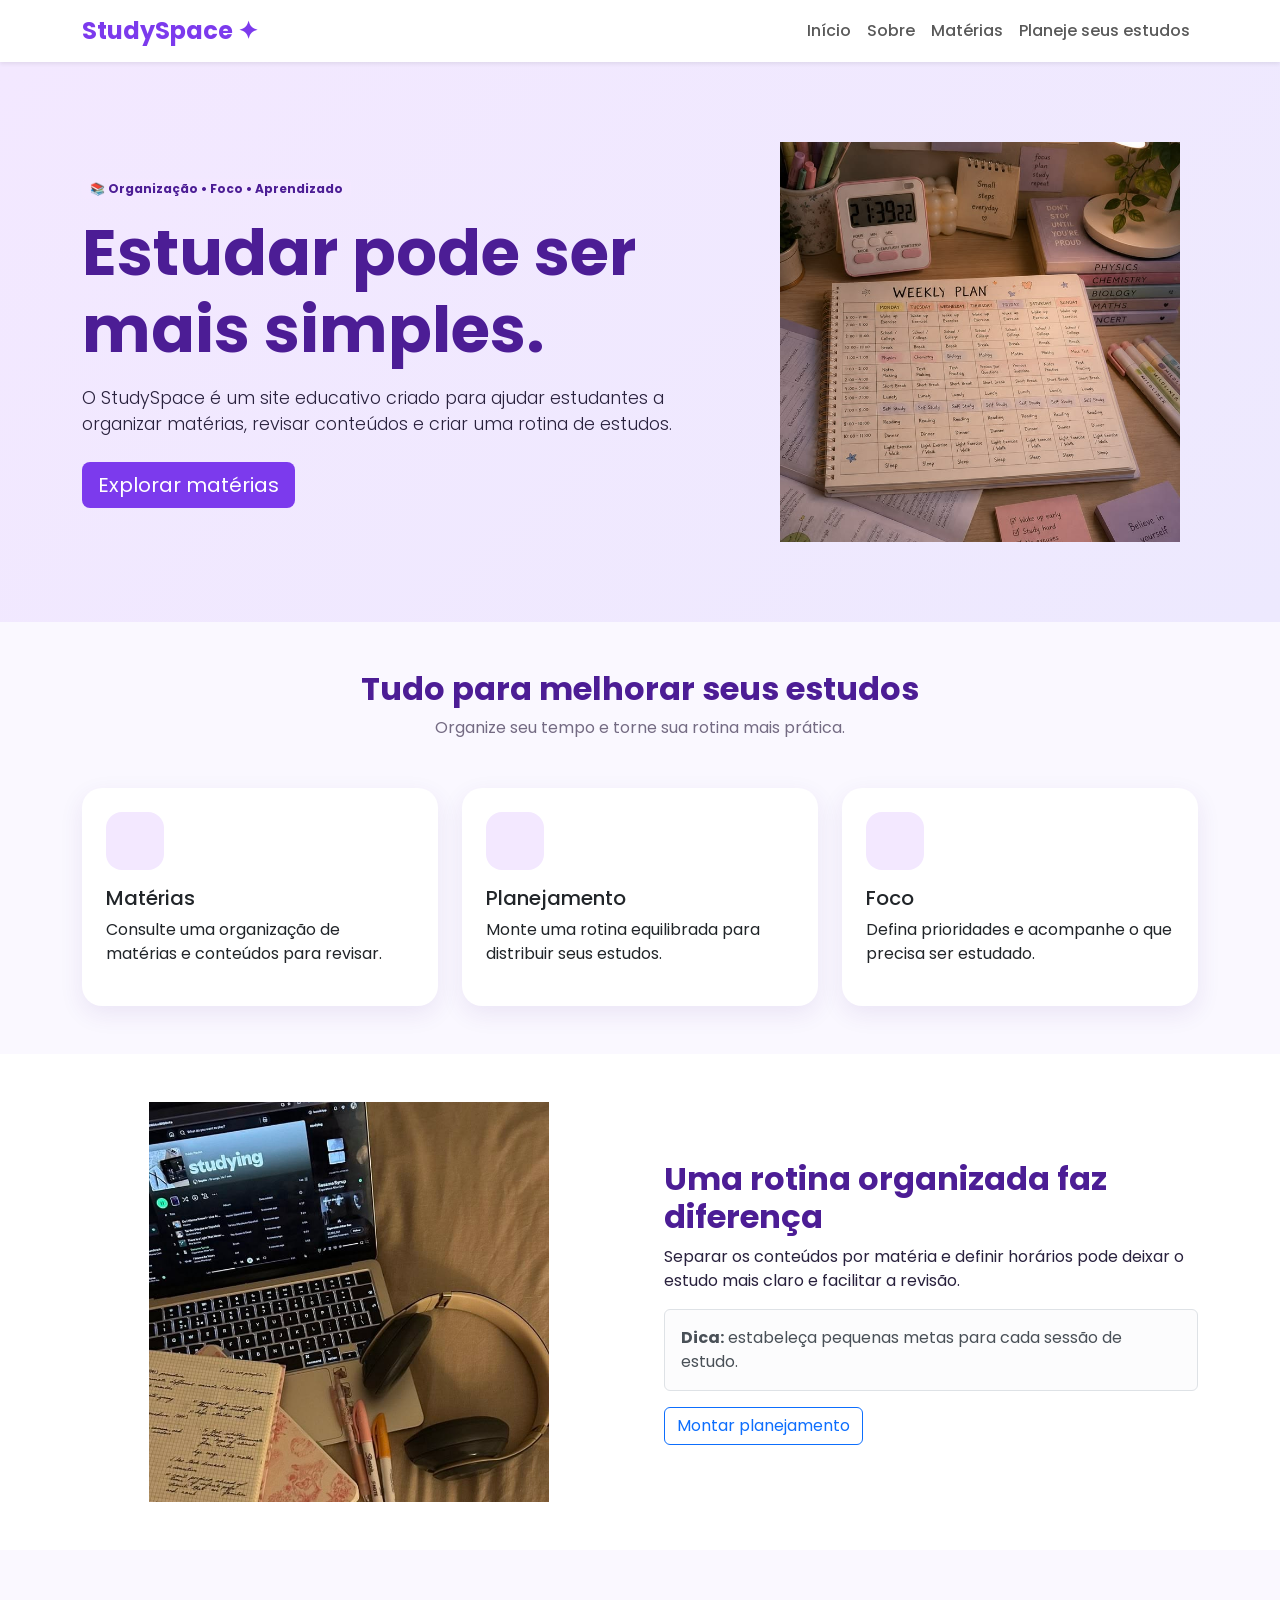
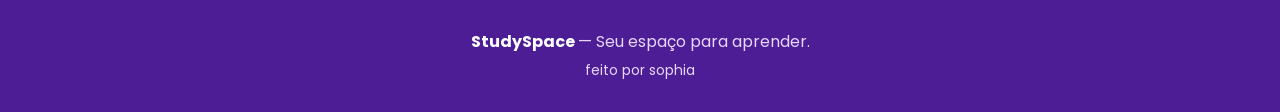
<file: index.html>
<!DOCTYPE html>
<html lang="pt-BR">
<head>
<meta charset="UTF-8">
<meta name="viewport" content="width=device-width, initial-scale=1.0">
<meta name="description" content="StudySpace - site educativo para organização dos estudos.">
<title>Início | StudySpace</title>
<link rel="preconnect" href="https://fonts.googleapis.com">
<link rel="preconnect" href="https://fonts.gstatic.com" crossorigin>
<link href="https://fonts.googleapis.com/css2?family=Poppins:wght@400;500;600;700&display=swap" rel="stylesheet">
<link href="https://cdn.jsdelivr.net/npm/bootstrap@5.3.3/dist/css/bootstrap.min.css" rel="stylesheet">
<link rel="stylesheet" href="css/style.css">
</head>
<body>

<nav class="navbar navbar-expand-lg shadow-sm sticky-top">
<div class="container">
<a class="navbar-brand fs-4" href="index.html">StudySpace ✦</a>
<button class="navbar-toggler" type="button" data-bs-toggle="collapse" data-bs-target="#menu" aria-controls="menu" aria-expanded="false" aria-label="Abrir menu">
<span class="navbar-toggler-icon"></span>
</button>
<div class="collapse navbar-collapse" id="menu">
<ul class="navbar-nav ms-auto">
<li class="nav-item"><a class="nav-link" href="index.html">Início</a></li>
<li class="nav-item"><a class="nav-link" href="sobre.html">Sobre</a></li>
<li class="nav-item"><a class="nav-link" href="informacoes.html">Matérias</a></li>
<li class="nav-item"><a class="nav-link" href="contato.html">Planeje seus estudos</a></li>
</ul>
</div>
</div>
</nav>

<main>
<section class="hero">
<div class="container">
<div class="row align-items-center g-5">
<div class="col-lg-7">
<span class="badge badge-purple mb-3">📚 Organização • Foco • Aprendizado</span>
<h1>Estudar pode ser mais simples.</h1>
<p class="lead mt-3">O StudySpace é um site educativo criado para ajudar estudantes a organizar matérias, revisar conteúdos e criar uma rotina de estudos.</p>
<a href="informacoes.html" class="btn btn-purple btn-lg mt-2">Explorar matérias</a>
</div>
<div class="col-lg-5">
<img src="imagens/Aesthetic Weekly Study Planner & Desk Setup Ideas ✨.jpg" class="img-fluid" alt="Ilustração de estudante estudando">
</div>
</div>
</div>
</section>

<section class="py-5">
<div class="container">
<div class="text-center mb-5">
<h2 class="section-title">Tudo para melhorar seus estudos</h2>
<p class="section-subtitle">Organize seu tempo e torne sua rotina mais prática.</p>
</div>
<div class="row g-4">
<div class="col-md-4"><article class="card p-4"><div class="icon mb-3"></div><h3 class="h5">Matérias</h3><p>Consulte uma organização de matérias e conteúdos para revisar.</p></article></div>
<div class="col-md-4"><article class="card p-4"><div class="icon mb-3"></div><h3 class="h5">Planejamento</h3><p>Monte uma rotina equilibrada para distribuir seus estudos.</p></article></div>
<div class="col-md-4"><article class="card p-4"><div class="icon mb-3"></div><h3 class="h5">Foco</h3><p>Defina prioridades e acompanhe o que precisa ser estudado.</p></article></div>
</div>
</div>
</section>

<section class="py-5 bg-white">
<div class="container">
<div class="row align-items-center g-5">
<div class="col-md-6"><img src="imagens/577023771055776130.jpg" class="img-fluid" alt="Ilustração de organização dos estudos"></div>
<div class="col-md-6">
<h2 class="section-title">Uma rotina organizada faz diferença</h2>
<p>Separar os conteúdos por matéria e definir horários pode deixar o estudo mais claro e facilitar a revisão.</p>
<div class="alert alert-light border" role="alert"><strong> Dica:</strong> estabeleça pequenas metas para cada sessão de estudo.</div>
<a href="contato.html" class="btn btn-outline-primary">Montar planejamento</a>
</div>
</div>
</div>
</section>
</main>

<footer>
<div class="container text-center">
<p class="mb-1"><strong>StudySpace </strong> — Seu espaço para aprender.</p>
<small>feito por sophia</small>
</div>
</footer>
<script src="https://cdn.jsdelivr.net/npm/bootstrap@5.3.3/dist/js/bootstrap.bundle.min.js"></script>
</body></html>
</file>
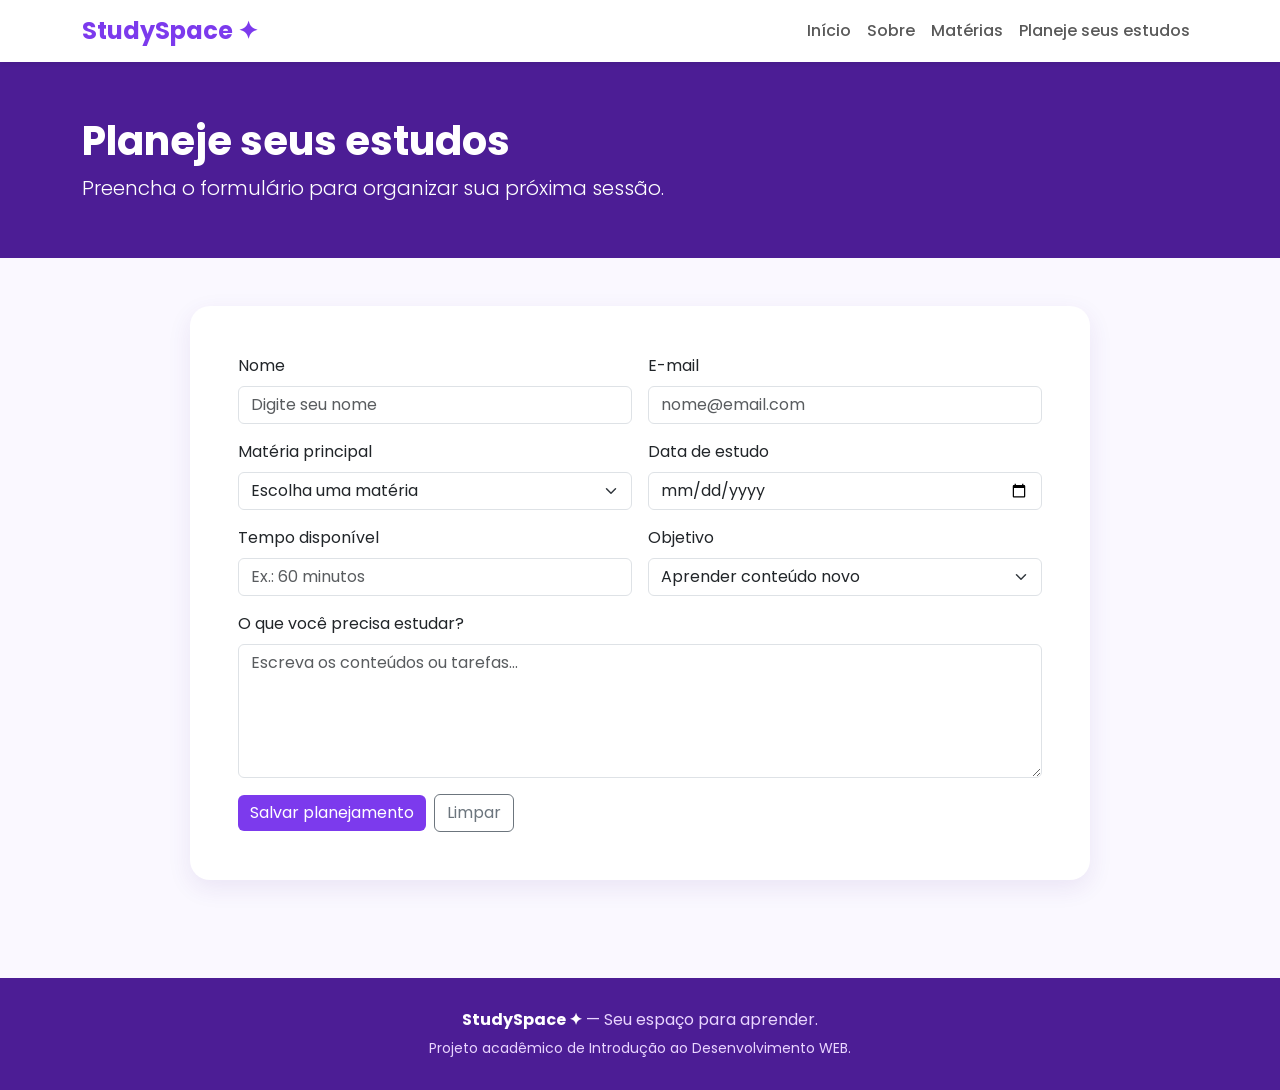
<file: contato.html>
<!DOCTYPE html>
<html lang="pt-BR">
<head>
<meta charset="UTF-8">
<meta name="viewport" content="width=device-width, initial-scale=1.0">
<meta name="description" content="StudySpace - site educativo para organização dos estudos.">
<title>Planejamento | StudySpace</title>
<link rel="preconnect" href="https://fonts.googleapis.com">
<link rel="preconnect" href="https://fonts.gstatic.com" crossorigin>
<link href="https://fonts.googleapis.com/css2?family=Poppins:wght@400;500;600;700&display=swap" rel="stylesheet">
<link href="https://cdn.jsdelivr.net/npm/bootstrap@5.3.3/dist/css/bootstrap.min.css" rel="stylesheet">
<link rel="stylesheet" href="css/style.css">
</head>
<body>

<nav class="navbar navbar-expand-lg shadow-sm sticky-top">
<div class="container">
<a class="navbar-brand fs-4" href="index.html">StudySpace ✦</a>
<button class="navbar-toggler" type="button" data-bs-toggle="collapse" data-bs-target="#menu" aria-controls="menu" aria-expanded="false" aria-label="Abrir menu">
<span class="navbar-toggler-icon"></span>
</button>
<div class="collapse navbar-collapse" id="menu">
<ul class="navbar-nav ms-auto">
<li class="nav-item"><a class="nav-link" href="index.html">Início</a></li>
<li class="nav-item"><a class="nav-link" href="sobre.html">Sobre</a></li>
<li class="nav-item"><a class="nav-link" href="informacoes.html">Matérias</a></li>
<li class="nav-item"><a class="nav-link" href="contato.html">Planeje seus estudos</a></li>
</ul>
</div>
</div>
</nav>

<main>
<section class="page-header"><div class="container"><h1>Planeje seus estudos</h1><p class="lead mb-0">Preencha o formulário para organizar sua próxima sessão.</p></div></section>
<section class="py-5">
<div class="container">
<div class="card p-4 p-md-5 mx-auto" style="max-width:900px">
<form>
<div class="row g-3">
<div class="col-md-6"><label for="nome" class="form-label">Nome</label><input type="text" class="form-control" id="nome" name="nome" placeholder="Digite seu nome" required></div>
<div class="col-md-6"><label for="email" class="form-label">E-mail</label><input type="email" class="form-control" id="email" name="email" placeholder="nome@email.com" required></div>
<div class="col-md-6"><label for="materia" class="form-label">Matéria principal</label><select class="form-select" id="materia" name="materia" required><option value="" selected disabled>Escolha uma matéria</option><option>Matemática</option><option>Português</option><option>Biologia</option><option>História</option><option>Inglês</option><option>Outra</option></select></div>
<div class="col-md-6"><label for="data" class="form-label">Data de estudo</label><input type="date" class="form-control" id="data" name="data"></div>
<div class="col-md-6"><label for="tempo" class="form-label">Tempo disponível</label><input type="number" class="form-control" id="tempo" name="tempo" min="15" placeholder="Ex.: 60 minutos"></div>
<div class="col-md-6"><label for="tipo" class="form-label">Objetivo</label><select class="form-select" id="tipo" name="tipo"><option>Aprender conteúdo novo</option><option>Fazer exercícios</option><option>Revisar</option><option>Preparar para prova</option></select></div>
<div class="col-12"><label for="mensagem" class="form-label">O que você precisa estudar?</label><textarea class="form-control" id="mensagem" name="mensagem" rows="5" placeholder="Escreva os conteúdos ou tarefas..."></textarea></div>
<div class="col-12"><button type="submit" class="btn btn-purple">Salvar planejamento</button><button type="reset" class="btn btn-outline-secondary ms-2">Limpar</button></div>
</div>
</form>
</div>
</div>
</section>
</main>

<footer>
<div class="container text-center">
<p class="mb-1"><strong>StudySpace ✦</strong> — Seu espaço para aprender.</p>
<small>Projeto acadêmico de Introdução ao Desenvolvimento WEB.</small>
</div>
</footer>
<script src="https://cdn.jsdelivr.net/npm/bootstrap@5.3.3/dist/js/bootstrap.bundle.min.js"></script>
</body></html>
</file>
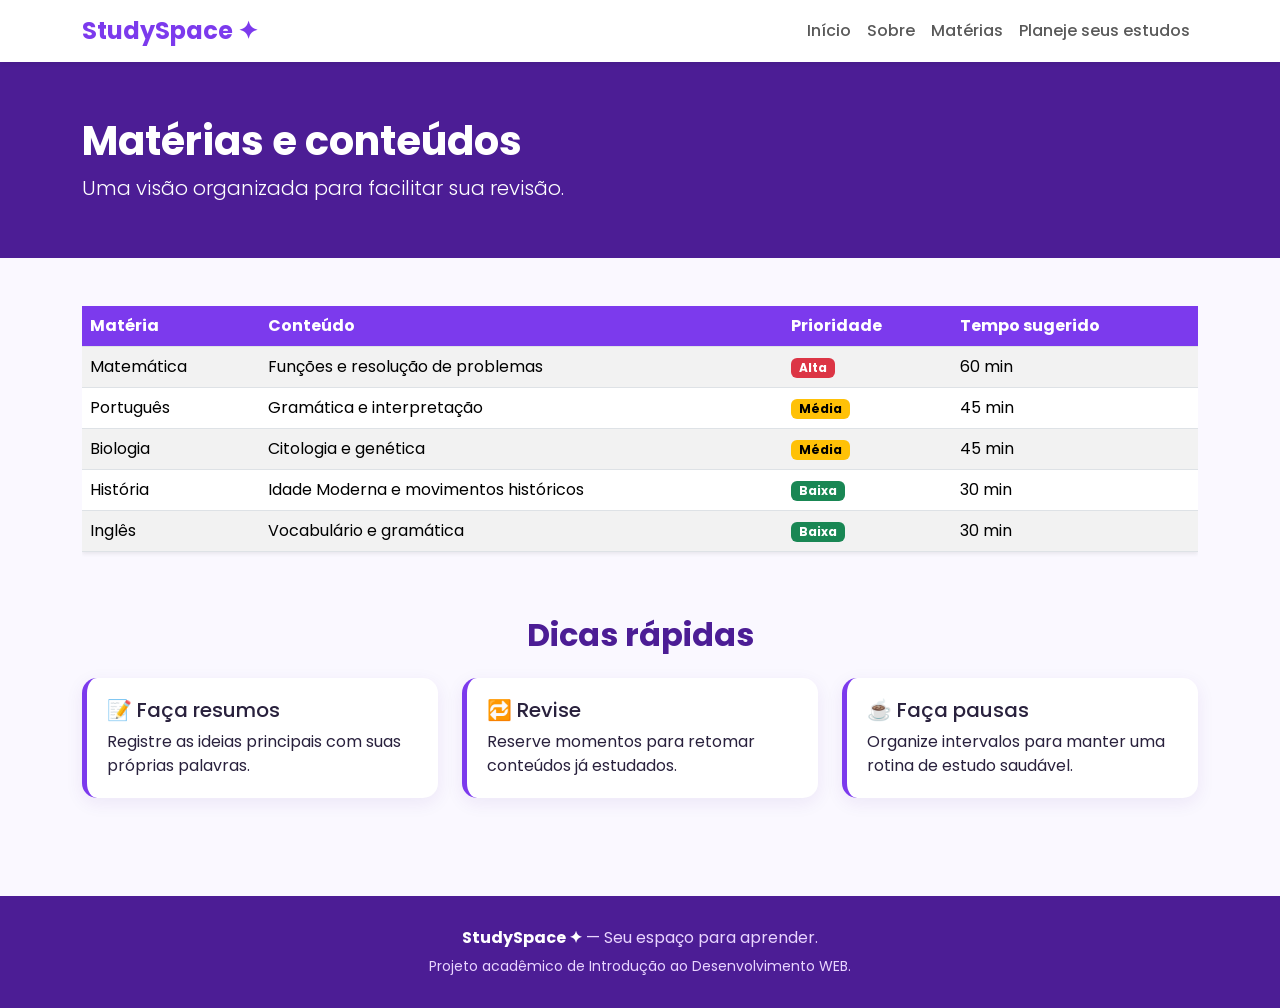
<file: informacoes.html>
<!DOCTYPE html>
<html lang="pt-BR">
<head>
<meta charset="UTF-8">
<meta name="viewport" content="width=device-width, initial-scale=1.0">
<meta name="description" content="StudySpace - site educativo para organização dos estudos.">
<title>Matérias | StudySpace</title>
<link rel="preconnect" href="https://fonts.googleapis.com">
<link rel="preconnect" href="https://fonts.gstatic.com" crossorigin>
<link href="https://fonts.googleapis.com/css2?family=Poppins:wght@400;500;600;700&display=swap" rel="stylesheet">
<link href="https://cdn.jsdelivr.net/npm/bootstrap@5.3.3/dist/css/bootstrap.min.css" rel="stylesheet">
<link rel="stylesheet" href="css/style.css">
</head>
<body>

<nav class="navbar navbar-expand-lg shadow-sm sticky-top">
<div class="container">
<a class="navbar-brand fs-4" href="index.html">StudySpace ✦</a>
<button class="navbar-toggler" type="button" data-bs-toggle="collapse" data-bs-target="#menu" aria-controls="menu" aria-expanded="false" aria-label="Abrir menu">
<span class="navbar-toggler-icon"></span>
</button>
<div class="collapse navbar-collapse" id="menu">
<ul class="navbar-nav ms-auto">
<li class="nav-item"><a class="nav-link" href="index.html">Início</a></li>
<li class="nav-item"><a class="nav-link" href="sobre.html">Sobre</a></li>
<li class="nav-item"><a class="nav-link" href="informacoes.html">Matérias</a></li>
<li class="nav-item"><a class="nav-link" href="contato.html">Planeje seus estudos</a></li>
</ul>
</div>
</div>
</nav>

<main>
<section class="page-header"><div class="container"><h1>Matérias e conteúdos</h1><p class="lead mb-0">Uma visão organizada para facilitar sua revisão.</p></div></section>
<section class="py-5">
<div class="container">
<div class="table-responsive">
<table class="table table-striped table-hover align-middle bg-white shadow-sm">
<thead><tr><th scope="col">Matéria</th><th scope="col">Conteúdo</th><th scope="col">Prioridade</th><th scope="col">Tempo sugerido</th></tr></thead>
<tbody>
<tr><td>Matemática</td><td>Funções e resolução de problemas</td><td><span class="badge text-bg-danger">Alta</span></td><td>60 min</td></tr>
<tr><td>Português</td><td>Gramática e interpretação</td><td><span class="badge text-bg-warning">Média</span></td><td>45 min</td></tr>
<tr><td>Biologia</td><td>Citologia e genética</td><td><span class="badge text-bg-warning">Média</span></td><td>45 min</td></tr>
<tr><td>História</td><td>Idade Moderna e movimentos históricos</td><td><span class="badge text-bg-success">Baixa</span></td><td>30 min</td></tr>
<tr><td>Inglês</td><td>Vocabulário e gramática</td><td><span class="badge text-bg-success">Baixa</span></td><td>30 min</td></tr>
</tbody>
</table>
</div>
</div>
</section>
<section class="pb-5">
<div class="container">
<h2 class="section-title text-center mb-4">Dicas rápidas</h2>
<div class="row g-4">
<div class="col-md-4"><div class="study-box"><h3 class="h5">📝 Faça resumos</h3><p class="mb-0">Registre as ideias principais com suas próprias palavras.</p></div></div>
<div class="col-md-4"><div class="study-box"><h3 class="h5">🔁 Revise</h3><p class="mb-0">Reserve momentos para retomar conteúdos já estudados.</p></div></div>
<div class="col-md-4"><div class="study-box"><h3 class="h5">☕ Faça pausas</h3><p class="mb-0">Organize intervalos para manter uma rotina de estudo saudável.</p></div></div>
</div>
</div>
</section>
</main>

<footer>
<div class="container text-center">
<p class="mb-1"><strong>StudySpace ✦</strong> — Seu espaço para aprender.</p>
<small>Projeto acadêmico de Introdução ao Desenvolvimento WEB.</small>
</div>
</footer>
<script src="https://cdn.jsdelivr.net/npm/bootstrap@5.3.3/dist/js/bootstrap.bundle.min.js"></script>
</body></html>
</file>
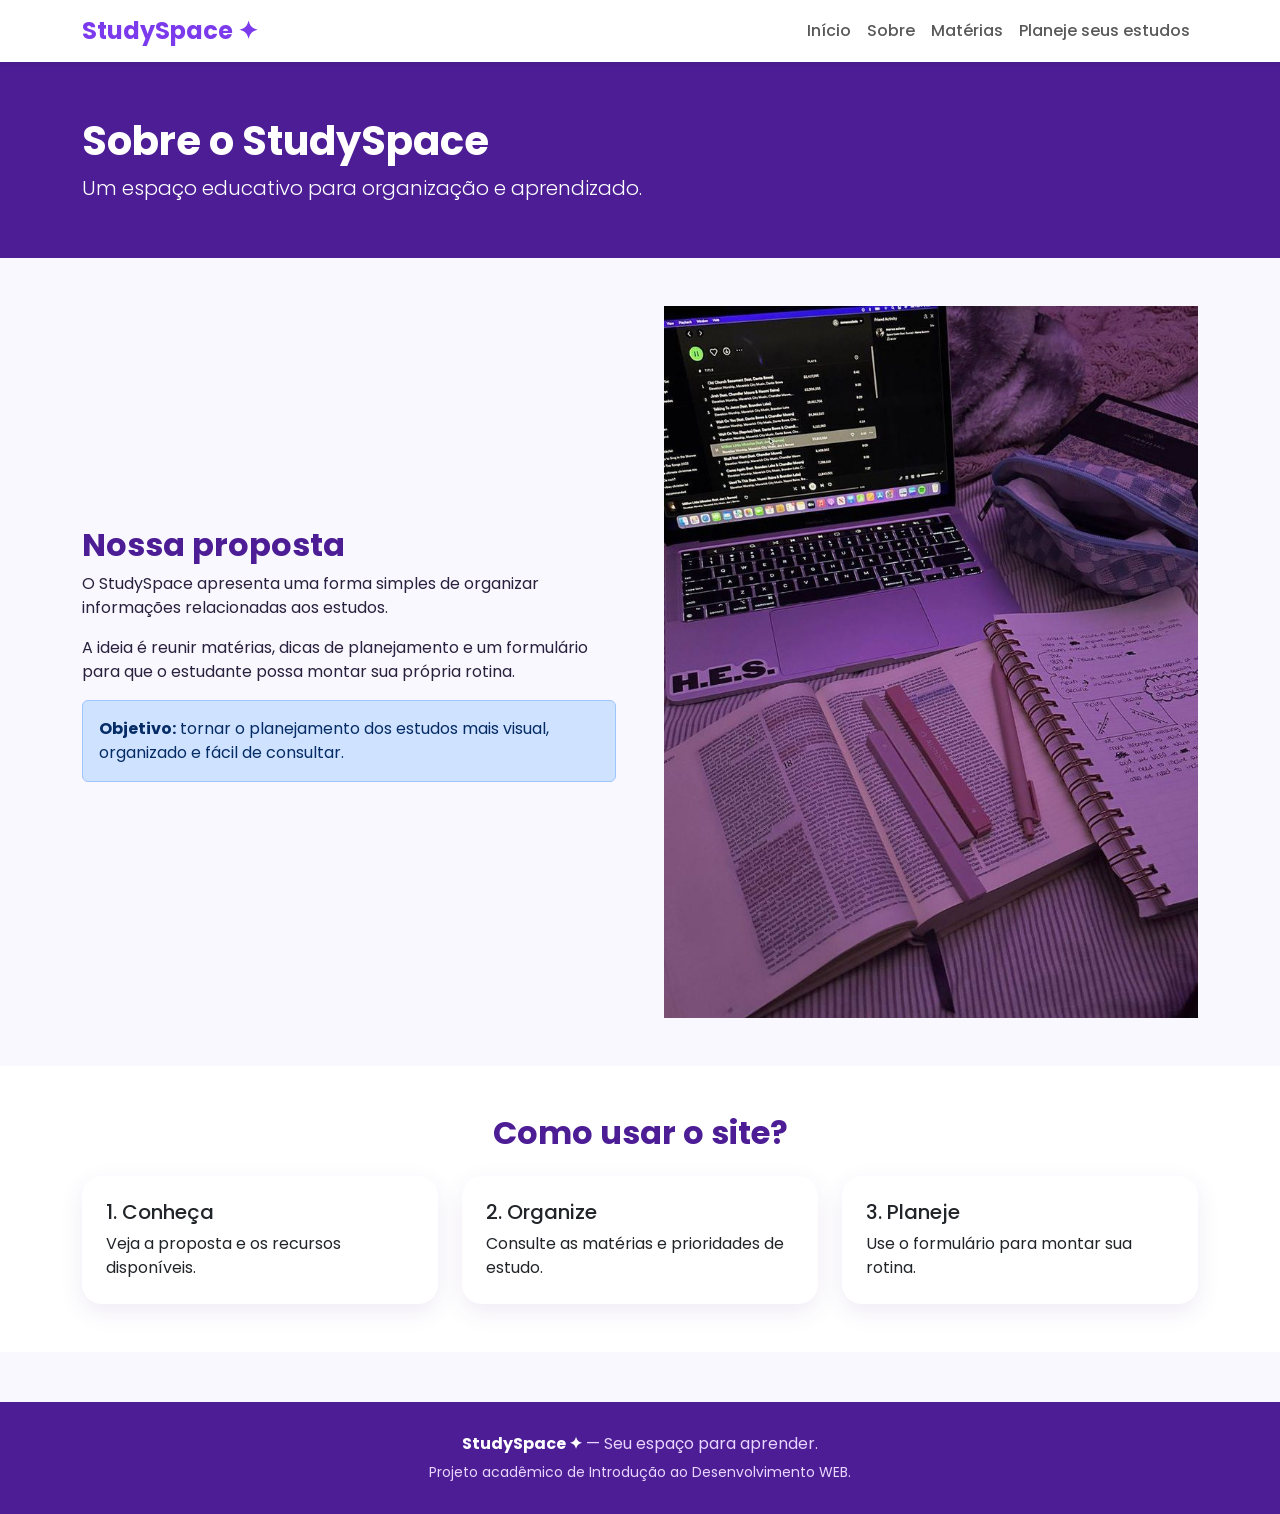
<file: sobre.html>
<!DOCTYPE html>
<html lang="pt-BR">
<head>
<meta charset="UTF-8">
<meta name="viewport" content="width=device-width, initial-scale=1.0">
<meta name="description" content="StudySpace - site educativo para organização dos estudos.">
<title>Sobre | StudySpace</title>
<link rel="preconnect" href="https://fonts.googleapis.com">
<link rel="preconnect" href="https://fonts.gstatic.com" crossorigin>
<link href="https://fonts.googleapis.com/css2?family=Poppins:wght@400;500;600;700&display=swap" rel="stylesheet">
<link href="https://cdn.jsdelivr.net/npm/bootstrap@5.3.3/dist/css/bootstrap.min.css" rel="stylesheet">
<link rel="stylesheet" href="css/style.css">
</head>
<body>

<nav class="navbar navbar-expand-lg shadow-sm sticky-top">
<div class="container">
<a class="navbar-brand fs-4" href="index.html">StudySpace ✦</a>
<button class="navbar-toggler" type="button" data-bs-toggle="collapse" data-bs-target="#menu" aria-controls="menu" aria-expanded="false" aria-label="Abrir menu">
<span class="navbar-toggler-icon"></span>
</button>
<div class="collapse navbar-collapse" id="menu">
<ul class="navbar-nav ms-auto">
<li class="nav-item"><a class="nav-link" href="index.html">Início</a></li>
<li class="nav-item"><a class="nav-link" href="sobre.html">Sobre</a></li>
<li class="nav-item"><a class="nav-link" href="informacoes.html">Matérias</a></li>
<li class="nav-item"><a class="nav-link" href="contato.html">Planeje seus estudos</a></li>
</ul>
</div>
</div>
</nav>

<main>
<section class="page-header"><div class="container"><h1>Sobre o StudySpace</h1><p class="lead mb-0">Um espaço educativo para organização e aprendizado.</p></div></section>
<section class="py-5">
<div class="container">
<div class="row align-items-center g-5">
<div class="col-lg-6">
<h2 class="section-title">Nossa proposta</h2>
<p>O StudySpace apresenta uma forma simples de organizar informações relacionadas aos estudos.</p>
<p>A ideia é reunir matérias, dicas de planejamento e um formulário para que o estudante possa montar sua própria rotina.</p>
<div class="alert alert-primary" role="alert"><strong>Objetivo:</strong> tornar o planejamento dos estudos mais visual, organizado e fácil de consultar.</div>
</div>
<div class="col-lg-6"><img src="imagens/baixados (1).jpg" class="img-fluid" alt="Ilustração sobre aprendizado"></div>
</div>
</div>
</section>
<section class="py-5 bg-white">
<div class="container">
<h2 class="section-title text-center mb-4">Como usar o site?</h2>
<div class="row g-4">
<div class="col-md-4"><div class="card p-4"><h3 class="h5">1. Conheça</h3><p class="mb-0">Veja a proposta e os recursos disponíveis.</p></div></div>
<div class="col-md-4"><div class="card p-4"><h3 class="h5">2. Organize</h3><p class="mb-0">Consulte as matérias e prioridades de estudo.</p></div></div>
<div class="col-md-4"><div class="card p-4"><h3 class="h5">3. Planeje</h3><p class="mb-0">Use o formulário para montar sua rotina.</p></div></div>
</div>
</div>
</section>
</main>

<footer>
<div class="container text-center">
<p class="mb-1"><strong>StudySpace ✦</strong> — Seu espaço para aprender.</p>
<small>Projeto acadêmico de Introdução ao Desenvolvimento WEB.</small>
</div>
</footer>
<script src="https://cdn.jsdelivr.net/npm/bootstrap@5.3.3/dist/js/bootstrap.bundle.min.js"></script>
</body></html>
</file>
<file: css/style.css>
:root{
  --roxo:#7c3aed;
  --roxo-escuro:#4c1d95;
  --roxo-claro:#f3e8ff;
  --texto:#29213d;
  --fundo:#faf8ff;
}
*{box-sizing:border-box}
body{
  font-family:'Poppins',sans-serif;
  color:var(--texto);
  background:var(--fundo);
}
.navbar{background:#fff}
.navbar-brand{font-weight:700;color:var(--roxo)!important}
.nav-link{font-weight:500}
.hero{
  background:linear-gradient(135deg,#f3e8ff,#ede9fe);
  padding:80px 0;
}
.hero h1{font-size:clamp(2.2rem,5vw,4rem);font-weight:700;color:var(--roxo-escuro)}
.hero p{font-size:1.1rem}
.btn-purple{
  background:var(--roxo);color:#fff;border:none;
}
.btn-purple:hover{background:var(--roxo-escuro);color:#fff}
.section-title{font-weight:700;color:var(--roxo-escuro)}
.section-subtitle{color:#746b83}
.card{
  border:0;border-radius:20px;height:100%;
  box-shadow:0 8px 25px rgba(76,29,149,.09);
}
.icon{
  width:58px;height:58px;border-radius:16px;
  display:flex;align-items:center;justify-content:center;
  background:var(--roxo-claro);color:var(--roxo);
  font-size:1.5rem;font-weight:700;
}
.page-header{
  background:var(--roxo-escuro);color:#fff;padding:55px 0;
}
.page-header h1{font-weight:700}
.study-box{
  background:#fff;border-left:5px solid var(--roxo);
  border-radius:15px;padding:20px;
  box-shadow:0 5px 18px rgba(76,29,149,.08);
}
.table thead th{background:var(--roxo);color:#fff}
.form-control:focus,.form-select:focus{
  border-color:var(--roxo);
  box-shadow:0 0 0 .2rem rgba(124,58,237,.15);
}
.badge-purple{background:var(--roxo-claro);color:var(--roxo-escuro)}
footer{background:var(--roxo-escuro);color:#e9d5ff;padding:30px 0;margin-top:50px}
footer strong{color:#fff}
@media(max-width:768px){
  .hero{padding:55px 0}
}
.hero img,
.bg-white img {
    width: 100%;
    max-width: 400px;
    height: 400px;
    object-fit: cover;
    display: block;
    margin: 0 auto;
}

@media (max-width: 576px) {
    .hero img,
    .bg-white img {
        height: 300px;
    }
}
</file>
